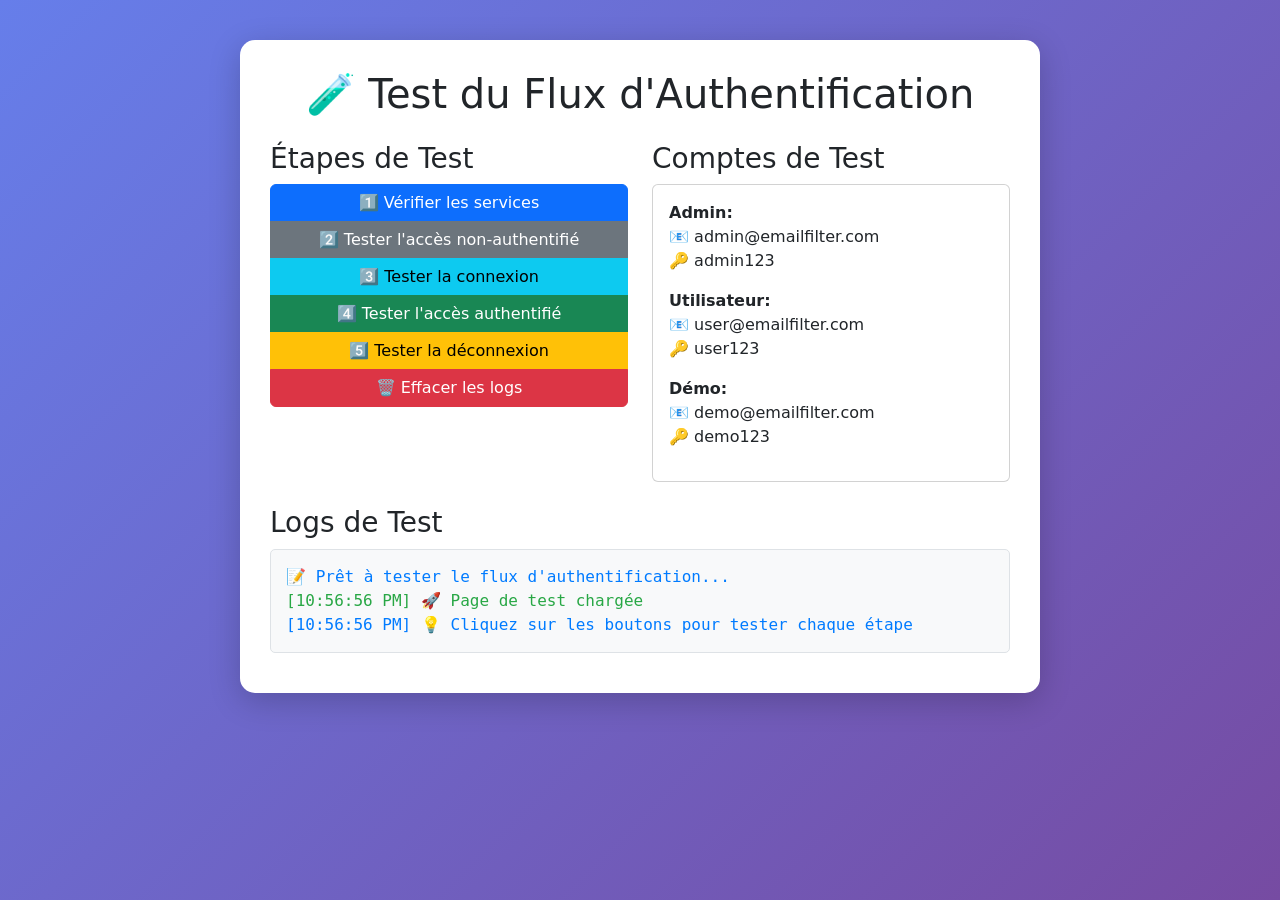
<file: test_auth_flow.html>
<!DOCTYPE html>
<html lang="fr">
<head>
    <meta charset="UTF-8">
    <meta name="viewport" content="width=device-width, initial-scale=1.0">
    <title>Test d'Authentification</title>
    <link href="https://cdn.jsdelivr.net/npm/bootstrap@5.3.2/dist/css/bootstrap.min.css" rel="stylesheet">
    <style>
        body { 
            background: linear-gradient(135deg, #667eea 0%, #764ba2 100%); 
            min-height: 100vh; 
            padding: 20px; 
        }
        .test-container { 
            background: white; 
            border-radius: 15px; 
            padding: 30px; 
            margin: 20px auto; 
            max-width: 800px; 
            box-shadow: 0 8px 32px rgba(0,0,0,0.2); 
        }
        .log { 
            background: #f8f9fa; 
            border: 1px solid #dee2e6; 
            border-radius: 5px; 
            padding: 15px; 
            margin: 10px 0; 
            font-family: monospace; 
            max-height: 300px; 
            overflow-y: auto; 
        }
        .success { color: #28a745; }
        .error { color: #dc3545; }
        .info { color: #007bff; }
    </style>
</head>
<body>
    <div class="test-container">
        <h1 class="text-center mb-4">🧪 Test du Flux d'Authentification</h1>
        
        <div class="row">
            <div class="col-md-6">
                <h3>Étapes de Test</h3>
                <div class="btn-group-vertical w-100" role="group">
                    <button class="btn btn-primary" onclick="testStep1()">1️⃣ Vérifier les services</button>
                    <button class="btn btn-secondary" onclick="testStep2()">2️⃣ Tester l'accès non-authentifié</button>
                    <button class="btn btn-info" onclick="testStep3()">3️⃣ Tester la connexion</button>
                    <button class="btn btn-success" onclick="testStep4()">4️⃣ Tester l'accès authentifié</button>
                    <button class="btn btn-warning" onclick="testStep5()">5️⃣ Tester la déconnexion</button>
                    <button class="btn btn-danger" onclick="clearLogs()">🗑️ Effacer les logs</button>
                </div>
            </div>
            <div class="col-md-6">
                <h3>Comptes de Test</h3>
                <div class="card">
                    <div class="card-body">
                        <p><strong>Admin:</strong><br>
                        📧 admin@emailfilter.com<br>
                        🔑 admin123</p>
                        
                        <p><strong>Utilisateur:</strong><br>
                        📧 user@emailfilter.com<br>
                        🔑 user123</p>
                        
                        <p><strong>Démo:</strong><br>
                        📧 demo@emailfilter.com<br>
                        🔑 demo123</p>
                    </div>
                </div>
            </div>
        </div>
        
        <div class="mt-4">
            <h3>Logs de Test</h3>
            <div id="testLogs" class="log">
                <div class="info">📝 Prêt à tester le flux d'authentification...</div>
            </div>
        </div>
    </div>

    <script>
        function log(message, type = 'info') {
            const logs = document.getElementById('testLogs');
            const timestamp = new Date().toLocaleTimeString();
            const div = document.createElement('div');
            div.className = type;
            div.innerHTML = `[${timestamp}] ${message}`;
            logs.appendChild(div);
            logs.scrollTop = logs.scrollHeight;
        }

        function clearLogs() {
            document.getElementById('testLogs').innerHTML = '<div class="info">📝 Logs effacés...</div>';
        }

        async function testStep1() {
            log('🔍 Vérification des services...', 'info');
            
            try {
                // Test du service web
                const webResponse = await fetch('http://localhost:8080/login.html');
                if (webResponse.ok) {
                    log('✅ Service Web (8080) : OPÉRATIONNEL', 'success');
                } else {
                    log(`❌ Service Web (8080) : ERREUR ${webResponse.status}`, 'error');
                }
                
                // Test du service API
                const apiResponse = await fetch('http://localhost:8000/health');
                if (apiResponse.ok) {
                    const data = await apiResponse.json();
                    log('✅ Service API (8000) : OPÉRATIONNEL', 'success');
                    log(`📊 Statut API : ${data.status}`, 'info');
                } else {
                    log(`❌ Service API (8000) : ERREUR ${apiResponse.status}`, 'error');
                }
            } catch (error) {
                log(`❌ Erreur de connexion : ${error.message}`, 'error');
            }
        }

        async function testStep2() {
            log('🚫 Test d\'accès non-authentifié à index.html...', 'info');
            
            try {
                const response = await fetch('http://localhost:8080/index.html', {
                    redirect: 'manual'
                });
                
                if (response.status === 302) {
                    log('✅ Redirection détectée (302) - Protection active', 'success');
                    const location = response.headers.get('location');
                    if (location) {
                        log(`📍 Redirigé vers : ${location}`, 'info');
                    }
                } else if (response.status === 200) {
                    log('⚠️ Accès autorisé sans authentification - PROBLÈME DE SÉCURITÉ', 'error');
                } else {
                    log(`❓ Statut inattendu : ${response.status}`, 'error');
                }
            } catch (error) {
                log(`❌ Erreur : ${error.message}`, 'error');
            }
        }

        async function testStep3() {
            log('🔐 Test de connexion avec admin@emailfilter.com...', 'info');
            
            // Simuler la connexion en utilisant localStorage comme le fait auth-simple.js
            const userData = {
                id: 'admin@emailfilter.com',
                email: 'admin@emailfilter.com',
                name: 'Administrateur',
                role: 'admin',
                loginTime: new Date().toISOString()
            };
            
            const now = Date.now();
            const sessionData = {
                user: userData,
                created: now,
                expires: now + (30 * 60 * 1000), // 30 minutes
                rememberMe: false
            };
            
            try {
                localStorage.setItem('emailFilter_session', JSON.stringify(sessionData));
                
                // Créer le cookie d'authentification
                const cookieValue = btoa(JSON.stringify({
                    user: userData.email,
                    expires: now + (30 * 60 * 1000)
                }));
                
                document.cookie = `emailFilter_auth=${cookieValue}; path=/; SameSite=Strict`;
                
                log('✅ Session créée dans localStorage', 'success');
                log('✅ Cookie d\'authentification créé', 'success');
                log(`👤 Connecté en tant que : ${userData.name} (${userData.role})`, 'info');
                
            } catch (error) {
                log(`❌ Erreur lors de la création de la session : ${error.message}`, 'error');
            }
        }

        async function testStep4() {
            log('🔓 Test d\'accès authentifié à index.html...', 'info');
            
            try {
                const response = await fetch('http://localhost:8080/index.html');
                
                if (response.ok) {
                    log('✅ Accès autorisé à index.html', 'success');
                    
                    // Vérifier que la page contient le contenu attendu
                    const text = await response.text();
                    if (text.includes('Email Filter ML Dashboard')) {
                        log('✅ Contenu du dashboard détecté', 'success');
                    } else {
                        log('⚠️ Contenu inattendu dans la page', 'error');
                    }
                } else {
                    log(`❌ Accès refusé : ${response.status}`, 'error');
                }
            } catch (error) {
                log(`❌ Erreur : ${error.message}`, 'error');
            }
        }

        async function testStep5() {
            log('🚪 Test de déconnexion...', 'info');
            
            try {
                // Effacer les données d'authentification
                localStorage.removeItem('emailFilter_session');
                localStorage.removeItem('emailFilter_remember');
                
                // Effacer le cookie
                document.cookie = 'emailFilter_auth=; expires=Thu, 01 Jan 1970 00:00:00 UTC; path=/; SameSite=Strict';
                
                log('✅ Session effacée du localStorage', 'success');
                log('✅ Cookie d\'authentification supprimé', 'success');
                
                // Tester l'accès après déconnexion
                const response = await fetch('http://localhost:8080/index.html', {
                    redirect: 'manual'
                });
                
                if (response.status === 302) {
                    log('✅ Redirection après déconnexion - Protection rétablie', 'success');
                } else {
                    log(`⚠️ Statut inattendu après déconnexion : ${response.status}`, 'error');
                }
                
            } catch (error) {
                log(`❌ Erreur lors de la déconnexion : ${error.message}`, 'error');
            }
        }

        // Test automatique au chargement
        window.addEventListener('load', function() {
            log('🚀 Page de test chargée', 'success');
            log('💡 Cliquez sur les boutons pour tester chaque étape', 'info');
        });
    </script>
</body>
</html>
</file>
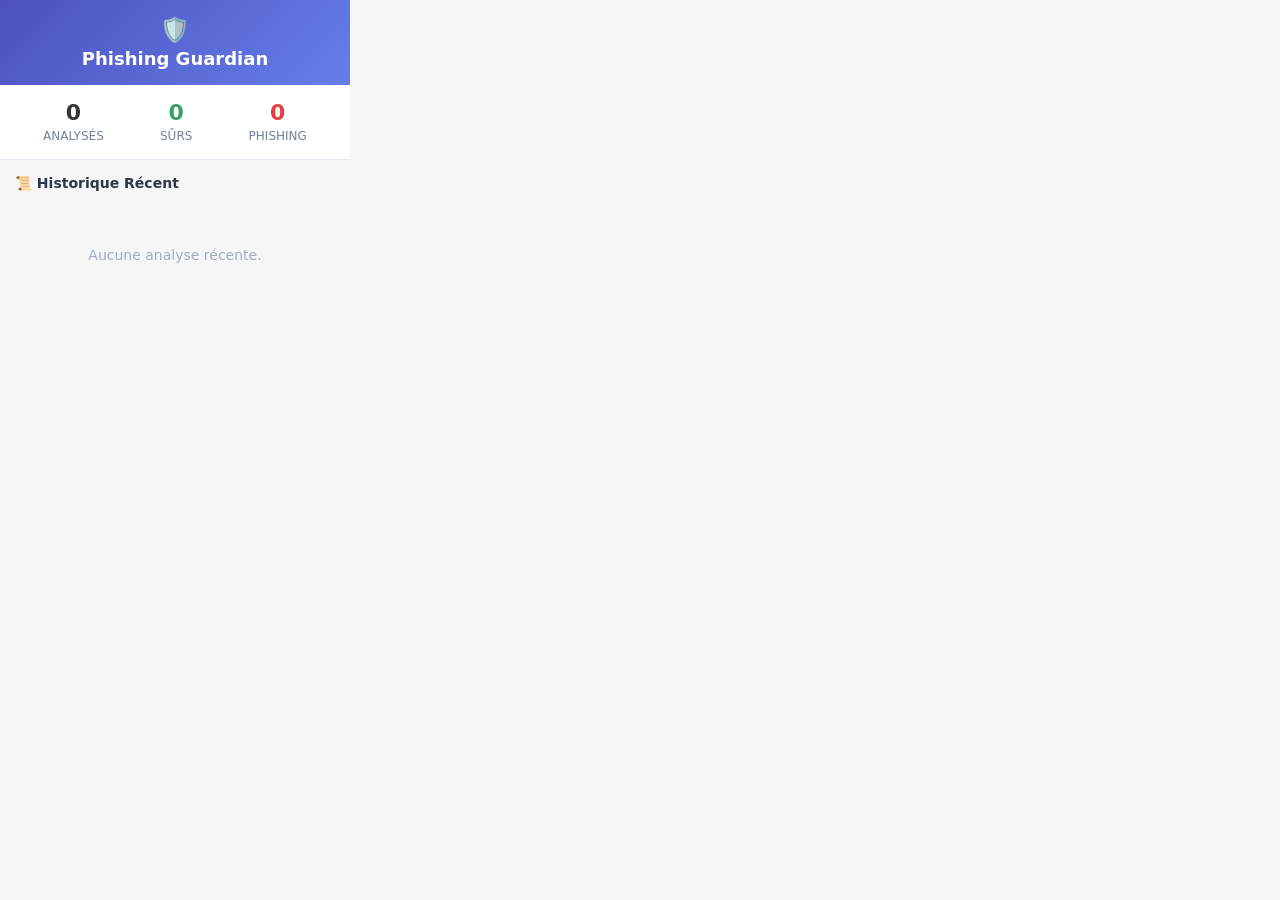
<file: chrome-extension/popup.html>
<!DOCTYPE html>
<html lang="fr">
<head>
    <meta charset="UTF-8">
    <title>Guardian</title>
    <link rel="stylesheet" href="popup.css">
</head>
<body>
    <div class="header">
        <div class="logo">🛡️</div>
        <h1>Phishing Guardian</h1>
    </div>
    <div class="stats">
        <div class="stat-item">
            <div id="total-scanned">0</div>
            <label>Analysés</label>
        </div>
        <div class="stat-item safe">
            <div id="safe-emails">0</div>
            <label>Sûrs</label>
        </div>
        <div class="stat-item phishing">
            <div id="phishing-detected">0</div>
            <label>Phishing</label>
        </div>
    </div>
    <div class="history-container">
        <h3>📜 Historique Récent</h3>
        <div id="history-list">
            <p class="empty-state">Aucune analyse récente.</p>
        </div>
    </div>
    <script src="popup.js"></script>
</body>
</html>
</file>
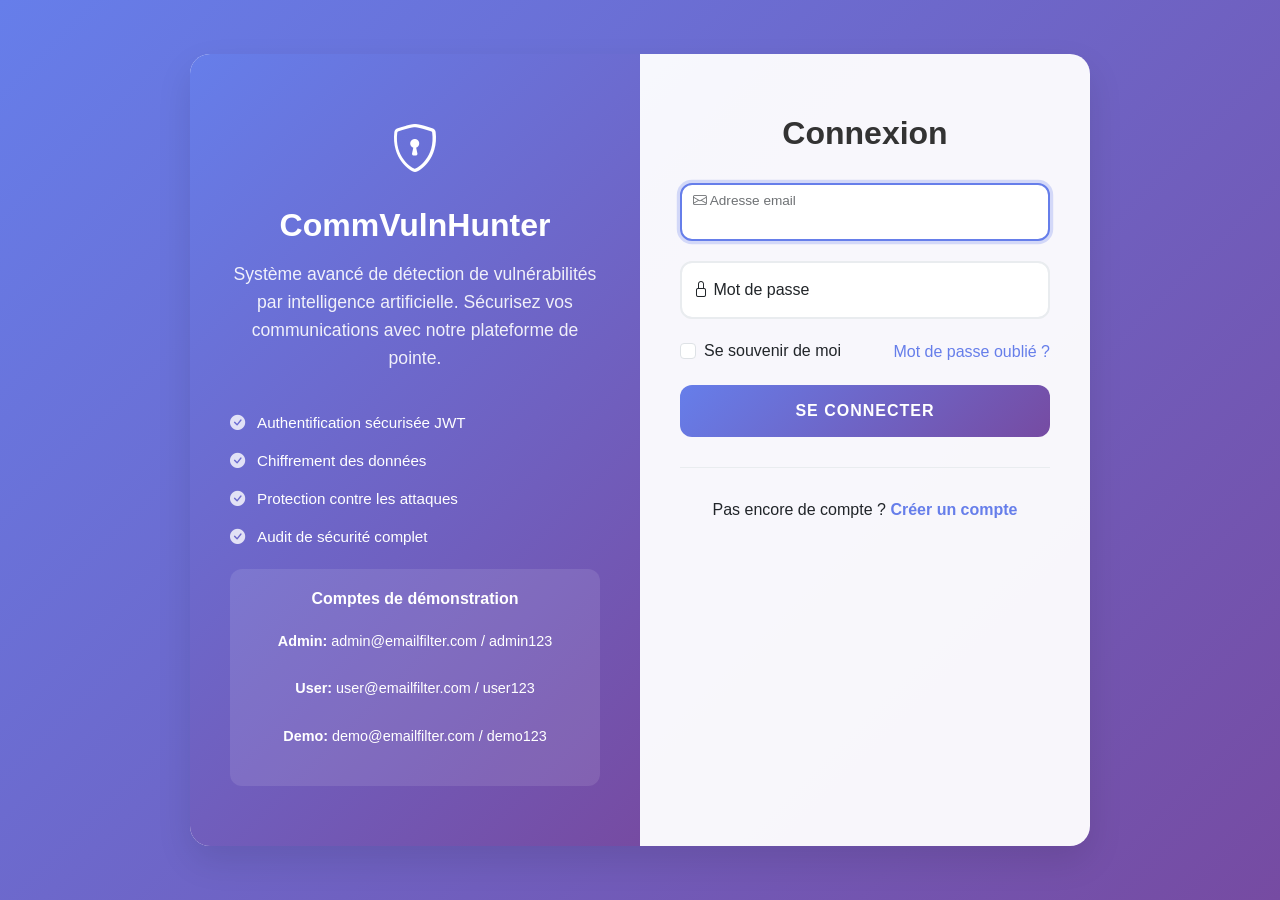
<file: src/pages/new_login.html>
<!DOCTYPE html>
<html lang="fr">
<head>
    <meta charset="UTF-8">
    <meta name="viewport" content="width=device-width, initial-scale=1.0">
    <title>Connexion - CommVulnHunter</title>
    <link href="https://cdn.jsdelivr.net/npm/bootstrap@5.3.2/dist/css/bootstrap.min.css" rel="stylesheet">
    <link rel="stylesheet" href="https://cdn.jsdelivr.net/npm/bootstrap-icons@1.11.3/font/bootstrap-icons.min.css">
    <style>
        body {
            background: linear-gradient(135deg, #667eea 0%, #764ba2 100%);
            min-height: 100vh;
            display: flex;
            align-items: center;
            justify-content: center;
            font-family: 'Segoe UI', Tahoma, Geneva, Verdana, sans-serif;
        }
        
        .login-container {
            background: rgba(255, 255, 255, 0.95);
            border-radius: 20px;
            box-shadow: 0 15px 35px rgba(0, 0, 0, 0.1);
            overflow: hidden;
            max-width: 900px;
            width: 100%;
            margin: 20px;
        }
        
        .login-left {
            background: linear-gradient(135deg, #667eea 0%, #764ba2 100%);
            color: white;
            padding: 60px 40px;
            display: flex;
            flex-direction: column;
            justify-content: center;
            align-items: center;
            text-align: center;
        }
        
        .login-right {
            padding: 60px 40px;
        }
        
        .brand-logo {
            font-size: 3rem;
            margin-bottom: 20px;
        }
        
        .brand-title {
            font-size: 2rem;
            font-weight: 600;
            margin-bottom: 15px;
        }
        
        .brand-subtitle {
            font-size: 1.1rem;
            opacity: 0.9;
            line-height: 1.6;
        }
        
        .login-form {
            max-width: 400px;
            margin: 0 auto;
        }
        
        .form-title {
            font-size: 2rem;
            font-weight: 600;
            color: #333;
            margin-bottom: 30px;
            text-align: center;
        }
        
        .form-floating {
            margin-bottom: 20px;
        }
        
        .form-control {
            border-radius: 12px;
            border: 2px solid #e9ecef;
            padding: 12px 16px;
            transition: all 0.3s ease;
        }
        
        .form-control:focus {
            border-color: #667eea;
            box-shadow: 0 0 0 0.2rem rgba(102, 126, 234, 0.25);
        }
        
        .btn-login {
            background: linear-gradient(135deg, #667eea 0%, #764ba2 100%);
            border: none;
            border-radius: 12px;
            padding: 14px 28px;
            font-weight: 600;
            text-transform: uppercase;
            letter-spacing: 1px;
            transition: all 0.3s ease;
            width: 100%;
        }
        
        .btn-login:hover {
            transform: translateY(-2px);
            box-shadow: 0 8px 25px rgba(102, 126, 234, 0.3);
        }
        
        .btn-login:disabled {
            opacity: 0.6;
            transform: none;
            cursor: not-allowed;
        }
        
        .remember-me {
            display: flex;
            align-items: center;
            justify-content: space-between;
            margin: 20px 0;
        }
        
        .form-check-input {
            border-radius: 6px;
        }
        
        .forgot-password {
            color: #667eea;
            text-decoration: none;
            font-weight: 500;
            transition: color 0.3s ease;
        }
        
        .forgot-password:hover {
            color: #764ba2;
            text-decoration: underline;
        }
        
        .register-link {
            text-align: center;
            margin-top: 30px;
            padding-top: 30px;
            border-top: 1px solid #e9ecef;
        }
        
        .register-link a {
            color: #667eea;
            text-decoration: none;
            font-weight: 600;
        }
        
        .register-link a:hover {
            color: #764ba2;
            text-decoration: underline;
        }
        
        .alert {
            border-radius: 12px;
            margin-bottom: 20px;
        }
        
        .loading-spinner {
            display: none;
            margin-right: 8px;
        }
        
        .password-strength {
            margin-top: 5px;
            font-size: 0.875rem;
        }
        
        .security-features {
            margin-top: 40px;
        }
        
        .security-item {
            display: flex;
            align-items: center;
            margin-bottom: 15px;
            font-size: 0.95rem;
        }
        
        .security-item i {
            margin-right: 12px;
            color: rgba(255, 255, 255, 0.8);
        }
        
        @media (max-width: 768px) {
            .login-left {
                display: none;
            }
            
            .login-right {
                padding: 40px 20px;
            }
        }
        
        .demo-accounts {
            background: rgba(255, 255, 255, 0.1);
            border-radius: 12px;
            padding: 20px;
            margin-top: 20px;
        }
        
        .demo-accounts h6 {
            margin-bottom: 15px;
            font-weight: 600;
        }
        
        .demo-account {
            margin-bottom: 10px;
            font-size: 0.9rem;
            cursor: pointer;
            padding: 8px;
            border-radius: 6px;
            transition: background-color 0.3s ease;
        }
        
        .demo-account:hover {
            background: rgba(255, 255, 255, 0.1);
        }
    </style>
</head>
<body>
    <div class="login-container">
        <div class="row g-0 h-100">
            <!-- Left side - Branding -->
            <div class="col-lg-6 login-left">
                <div>
                    <div class="brand-logo">
                        <i class="bi bi-shield-lock"></i>
                    </div>
                    <h1 class="brand-title">CommVulnHunter</h1>
                    <p class="brand-subtitle">
                        Système avancé de détection de vulnérabilités par intelligence artificielle.
                        Sécurisez vos communications avec notre plateforme de pointe.
                    </p>
                    
                    <div class="security-features">
                        <div class="security-item">
                            <i class="bi bi-check-circle-fill"></i>
                            <span>Authentification sécurisée JWT</span>
                        </div>
                        <div class="security-item">
                            <i class="bi bi-check-circle-fill"></i>
                            <span>Chiffrement des données</span>
                        </div>
                        <div class="security-item">
                            <i class="bi bi-check-circle-fill"></i>
                            <span>Protection contre les attaques</span>
                        </div>
                        <div class="security-item">
                            <i class="bi bi-check-circle-fill"></i>
                            <span>Audit de sécurité complet</span>
                        </div>
                    </div>
                    
                    <div class="demo-accounts">
                        <h6>Comptes de démonstration</h6>
                        <div class="demo-account" onclick="fillDemoCredentials('admin@emailfilter.com', 'admin123')">
                            <strong>Admin:</strong> admin@emailfilter.com / admin123
                        </div>
                        <div class="demo-account" onclick="fillDemoCredentials('user@emailfilter.com', 'user123')">
                            <strong>User:</strong> user@emailfilter.com / user123
                        </div>
                        <div class="demo-account" onclick="fillDemoCredentials('demo@emailfilter.com', 'demo123')">
                            <strong>Demo:</strong> demo@emailfilter.com / demo123
                        </div>
                    </div>
                </div>
            </div>
            
            <!-- Right side - Login form -->
            <div class="col-lg-6 login-right">
                <div class="login-form">
                    <h2 class="form-title">Connexion</h2>
                    
                    <!-- Alert messages -->
                    <div id="alertContainer"></div>
                    
                    <form id="loginForm">
                        <div class="form-floating">
                            <input type="email" class="form-control" id="email" placeholder="nom@exemple.com" required>
                            <label for="email">
                                <i class="bi bi-envelope"></i> Adresse email
                            </label>
                        </div>
                        
                        <div class="form-floating">
                            <input type="password" class="form-control" id="password" placeholder="Mot de passe" required>
                            <label for="password">
                                <i class="bi bi-lock"></i> Mot de passe
                            </label>
                        </div>
                        
                        <div class="remember-me">
                            <div class="form-check">
                                <input class="form-check-input" type="checkbox" id="rememberMe">
                                <label class="form-check-label" for="rememberMe">
                                    Se souvenir de moi
                                </label>
                            </div>
                            <a href="#" class="forgot-password" onclick="showForgotPassword()">
                                Mot de passe oublié ?
                            </a>
                        </div>
                        
                        <button type="submit" class="btn btn-primary btn-login" id="loginBtn">
                            <span class="loading-spinner spinner-border spinner-border-sm" role="status" aria-hidden="true"></span>
                            Se connecter
                        </button>
                    </form>
                    
                    <div class="register-link">
                        <p>Pas encore de compte ? <a href="new_register.html">Créer un compte</a></p>
                    </div>
                </div>
            </div>
        </div>
    </div>

    <!-- Bootstrap JS -->
    <script src="https://cdn.jsdelivr.net/npm/bootstrap@5.3.2/dist/js/bootstrap.bundle.min.js"></script>
    
    <script>
        // Configuration
        const API_BASE_URL = '/auth';  // Utilise le proxy nginx
        const APP_BASE_URL = window.location.origin;
        
        // DOM elements
        const loginForm = document.getElementById('loginForm');
        const loginBtn = document.getElementById('loginBtn');
        const loadingSpinner = document.querySelector('.loading-spinner');
        const alertContainer = document.getElementById('alertContainer');
        
        // Utility functions
        function showAlert(message, type = 'danger') {
            alertContainer.innerHTML = `
                <div class="alert alert-${type} alert-dismissible fade show" role="alert">
                    <i class="bi bi-${type === 'success' ? 'check-circle' : 'exclamation-triangle'}"></i>
                    ${message}
                    <button type="button" class="btn-close" data-bs-dismiss="alert"></button>
                </div>
            `;
        }
        
        function setLoading(isLoading) {
            loginBtn.disabled = isLoading;
            loadingSpinner.style.display = isLoading ? 'inline-block' : 'none';
            loginBtn.innerHTML = isLoading ? 
                '<span class="loading-spinner spinner-border spinner-border-sm" role="status" aria-hidden="true"></span> Connexion...' :
                'Se connecter';
        }
        
        function fillDemoCredentials(email, password) {
            document.getElementById('email').value = email;
            document.getElementById('password').value = password;
        }
        
        function storeTokens(tokenData) {
            // Store tokens securely
            localStorage.setItem('access_token', tokenData.access_token);
            localStorage.setItem('refresh_token', tokenData.refresh_token);
            localStorage.setItem('user_data', JSON.stringify(tokenData.user));
            
            // Set token expiry
            const expiryTime = Date.now() + (tokenData.expires_in * 1000);
            localStorage.setItem('token_expiry', expiryTime.toString());
        }
        
        async function login(email, password, rememberMe) {
            try {
                const response = await fetch(`${API_BASE_URL}/login`, {
                    method: 'POST',
                    headers: {
                        'Content-Type': 'application/json',
                    },
                    body: JSON.stringify({
                        email: email,
                        password: password,
                        remember_me: rememberMe
                    })
                });
                
                const data = await response.json();
                
                if (!response.ok) {
                    throw new Error(data.detail || 'Erreur de connexion');
                }
                
                return data;
            } catch (error) {
                console.error('Login error:', error);
                throw error;
            }
        }
        
        // Form submission
        loginForm.addEventListener('submit', async (e) => {
            e.preventDefault();
            
            const email = document.getElementById('email').value.trim();
            const password = document.getElementById('password').value;
            const rememberMe = document.getElementById('rememberMe').checked;
            
            // Basic validation
            if (!email || !password) {
                showAlert('Veuillez remplir tous les champs obligatoires.');
                return;
            }
            
            setLoading(true);
            alertContainer.innerHTML = '';
            
            try {
                const tokenData = await login(email, password, rememberMe);
                
                // Store authentication data
                storeTokens(tokenData);
                
                showAlert(`Connexion réussie ! Mise à jour de vos emails en cours...`, 'success');
                
                // Déclencher la mise à jour des emails en arrière-plan
                try {
                    // Récupérer le Google App Password depuis la base (sera fait par le serveur auth automatiquement)
                    showAlert(`Connexion réussie ! Vos emails sont en cours de mise à jour.`, 'success');
                } catch (e) {
                    console.log('Mise à jour emails en arrière-plan:', e);
                }
                
                // Redirect after short delay
                setTimeout(() => {
                    window.location.href = 'index.html';
                }, 2000);
                
            } catch (error) {
                console.error('Login failed:', error);
                
                let errorMessage = 'Erreur de connexion. Veuillez réessayer.';
                
                if (error.message.includes('Invalid email or password')) {
                    errorMessage = 'Email ou mot de passe incorrect.';
                } else if (error.message.includes('account is inactive')) {
                    errorMessage = 'Votre compte est désactivé. Contactez l\'administrateur.';
                } else if (error.message.includes('Too many requests')) {
                    errorMessage = 'Trop de tentatives de connexion. Veuillez patienter.';
                } else if (error.message) {
                    errorMessage = error.message;
                }
                
                showAlert(errorMessage);
            } finally {
                setLoading(false);
            }
        });
        
        // Forgot password functionality
        function showForgotPassword() {
            const email = document.getElementById('email').value.trim();
            
            if (!email) {
                showAlert('Veuillez d\'abord saisir votre adresse email.', 'warning');
                return;
            }
            
            if (confirm(`Envoyer un lien de réinitialisation à ${email} ?`)) {
                forgotPassword(email);
            }
        }
        
        async function forgotPassword(email) {
            try {
                setLoading(true);
                
                const response = await fetch(`${API_BASE_URL}/auth/forgot-password`, {
                    method: 'POST',
                    headers: {
                        'Content-Type': 'application/json',
                    },
                    body: JSON.stringify({ email: email })
                });
                
                const data = await response.json();
                
                if (response.ok) {
                    showAlert('Un lien de réinitialisation a été envoyé à votre adresse email.', 'success');
                    // In development, show the reset token
                    if (data.reset_token) {
                        console.log('Reset token (dev only):', data.reset_token);
                    }
                } else {
                    throw new Error(data.detail || 'Erreur lors de la demande de réinitialisation');
                }
                
            } catch (error) {
                console.error('Forgot password error:', error);
                showAlert('Erreur lors de la demande de réinitialisation.');
            } finally {
                setLoading(false);
            }
        }
        
        // Check if user is already logged in
        async function checkExistingAuth() {
            const accessToken = localStorage.getItem('access_token');
            const tokenExpiry = localStorage.getItem('token_expiry');
            const userData = localStorage.getItem('user_data');
            
            if (accessToken && tokenExpiry && userData) {
                const now = Date.now();
                const expiry = parseInt(tokenExpiry);
                
                if (now < expiry) {
                    // Verify token is actually valid by calling the auth API
                    try {
                        const response = await fetch('/auth/verify', {
                            method: 'GET',
                            headers: {
                                'Authorization': `Bearer ${accessToken}`,
                                'Content-Type': 'application/json'
                            }
                        });
                        
                        if (response.ok) {
                            // Token is valid, redirect to application
                            window.location.href = 'index.html';
                            return;
                        }
                    } catch (error) {
                        console.log('Token verification failed:', error);
                    }
                }
            }
            
            // Clear invalid or expired tokens
            localStorage.removeItem('access_token');
            localStorage.removeItem('refresh_token');
            localStorage.removeItem('user_data');
            localStorage.removeItem('token_expiry');
        }
        
        // Initialize page
        document.addEventListener('DOMContentLoaded', () => {
            // Clear any corrupted auth data first (temporary debug)
            console.log('Checking localStorage...');
            console.log('access_token:', localStorage.getItem('access_token'));
            console.log('token_expiry:', localStorage.getItem('token_expiry'));
            console.log('user_data:', localStorage.getItem('user_data'));
            
            checkExistingAuth();
            
            // Focus on email field
            document.getElementById('email').focus();
        });
        
        // Add keyboard shortcuts
        document.addEventListener('keydown', (e) => {
            // Alt + D for demo admin
            if (e.altKey && e.key === 'd') {
                e.preventDefault();
                fillDemoCredentials('admin@emailfilter.com', 'admin123');
            }
            // Alt + U for demo user
            if (e.altKey && e.key === 'u') {
                e.preventDefault();
                fillDemoCredentials('user@emailfilter.com', 'user123');
            }
        });
    </script>
</body>
</html>
</file>
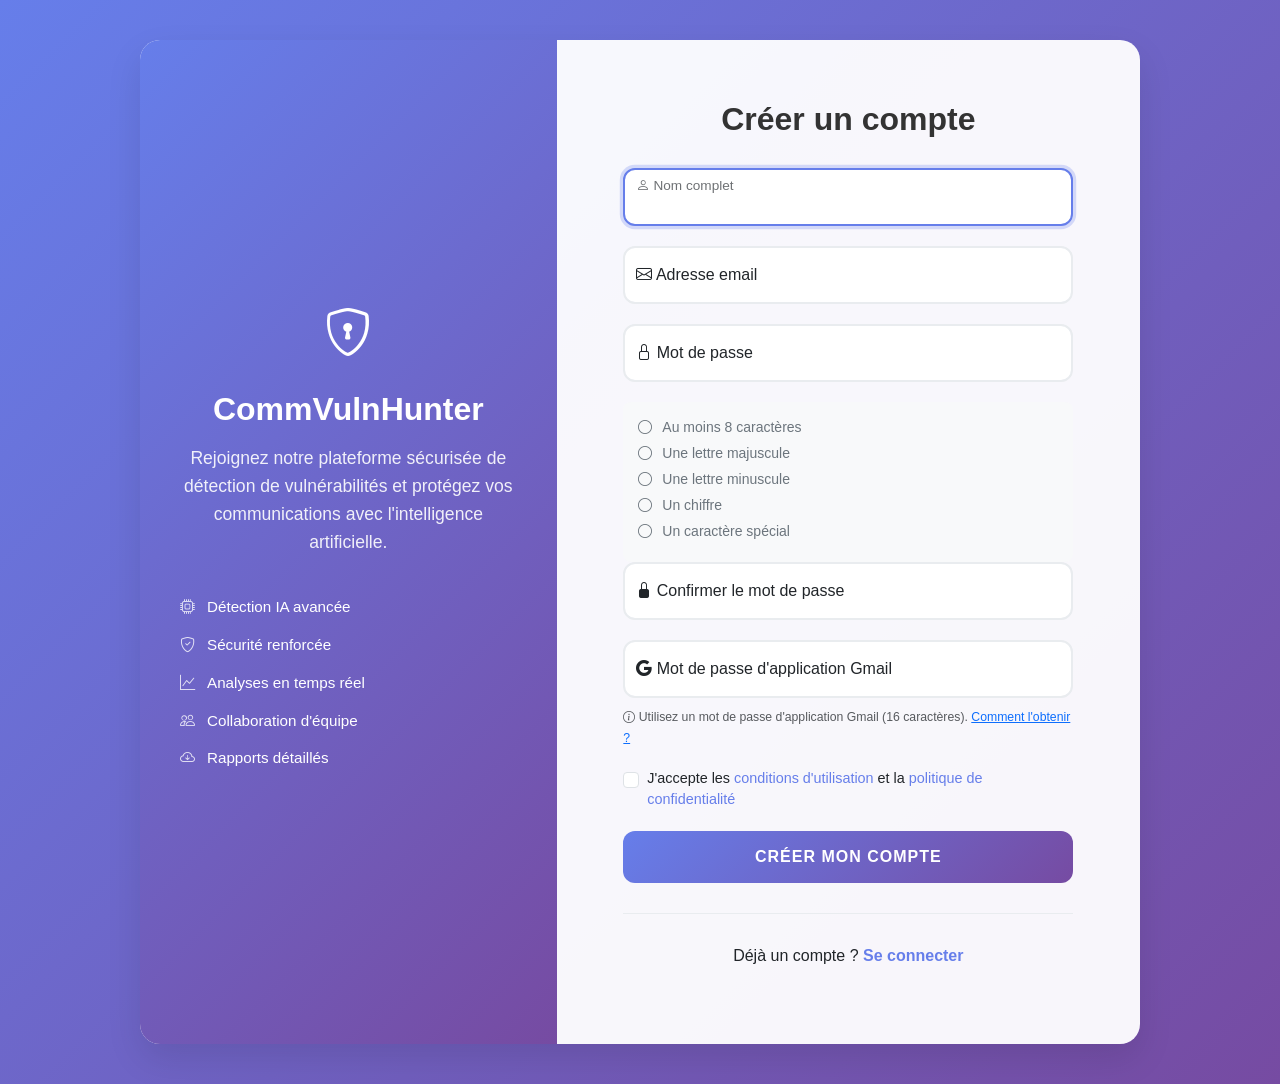
<file: src/pages/new_register.html>
<!DOCTYPE html>
<html lang="fr">
<head>
    <meta charset="UTF-8">
    <meta name="viewport" content="width=device-width, initial-scale=1.0">
    <title>Inscription - CommVulnHunter</title>
    <link href="https://cdn.jsdelivr.net/npm/bootstrap@5.3.2/dist/css/bootstrap.min.css" rel="stylesheet">
    <link rel="stylesheet" href="https://cdn.jsdelivr.net/npm/bootstrap-icons@1.11.3/font/bootstrap-icons.min.css">
    <style>
        body {
            background: linear-gradient(135deg, #667eea 0%, #764ba2 100%);
            min-height: 100vh;
            display: flex;
            align-items: center;
            justify-content: center;
            font-family: 'Segoe UI', Tahoma, Geneva, Verdana, sans-serif;
            padding: 20px 0;
        }
        
        .register-container {
            background: rgba(255, 255, 255, 0.95);
            border-radius: 20px;
            box-shadow: 0 15px 35px rgba(0, 0, 0, 0.1);
            overflow: hidden;
            max-width: 1000px;
            width: 100%;
            margin: 20px;
        }
        
        .register-left {
            background: linear-gradient(135deg, #667eea 0%, #764ba2 100%);
            color: white;
            padding: 60px 40px;
            display: flex;
            flex-direction: column;
            justify-content: center;
            align-items: center;
            text-align: center;
        }
        
        .register-right {
            padding: 60px 40px;
        }
        
        .brand-logo {
            font-size: 3rem;
            margin-bottom: 20px;
        }
        
        .brand-title {
            font-size: 2rem;
            font-weight: 600;
            margin-bottom: 15px;
        }
        
        .brand-subtitle {
            font-size: 1.1rem;
            opacity: 0.9;
            line-height: 1.6;
        }
        
        .register-form {
            max-width: 450px;
            margin: 0 auto;
        }
        
        .form-title {
            font-size: 2rem;
            font-weight: 600;
            color: #333;
            margin-bottom: 30px;
            text-align: center;
        }
        
        .form-floating {
            margin-bottom: 20px;
        }
        
        .form-control {
            border-radius: 12px;
            border: 2px solid #e9ecef;
            padding: 12px 16px;
            transition: all 0.3s ease;
        }
        
        .form-control:focus {
            border-color: #667eea;
            box-shadow: 0 0 0 0.2rem rgba(102, 126, 234, 0.25);
        }
        
        .form-control.is-valid {
            border-color: #28a745;
        }
        
        .form-control.is-invalid {
            border-color: #dc3545;
        }
        
        .btn-register {
            background: linear-gradient(135deg, #667eea 0%, #764ba2 100%);
            border: none;
            border-radius: 12px;
            padding: 14px 28px;
            font-weight: 600;
            text-transform: uppercase;
            letter-spacing: 1px;
            transition: all 0.3s ease;
            width: 100%;
        }
        
        .btn-register:hover {
            transform: translateY(-2px);
            box-shadow: 0 8px 25px rgba(102, 126, 234, 0.3);
        }
        
        .btn-register:disabled {
            opacity: 0.6;
            transform: none;
            cursor: not-allowed;
        }
        
        .password-strength {
            margin-top: 8px;
            padding: 10px;
            border-radius: 8px;
            font-size: 0.875rem;
            display: none;
        }
        
        .password-strength.show {
            display: block;
        }
        
        .strength-weak {
            background-color: #f8d7da;
            color: #721c24;
            border: 1px solid #f5c6cb;
        }
        
        .strength-medium {
            background-color: #fff3cd;
            color: #856404;
            border: 1px solid #ffeaa7;
        }
        
        .strength-strong {
            background-color: #d1e7dd;
            color: #0f5132;
            border: 1px solid #badbcc;
        }
        
        .password-requirements {
            background: #f8f9fa;
            border-radius: 8px;
            padding: 15px;
            margin-top: 10px;
            font-size: 0.875rem;
        }
        
        .requirement {
            display: flex;
            align-items: center;
            margin-bottom: 5px;
        }
        
        .requirement i {
            margin-right: 8px;
            width: 16px;
        }
        
        .requirement.met {
            color: #28a745;
        }
        
        .requirement.unmet {
            color: #6c757d;
        }
        
        .alert {
            border-radius: 12px;
            margin-bottom: 20px;
        }
        
        .loading-spinner {
            display: none;
            margin-right: 8px;
        }
        
        .login-link {
            text-align: center;
            margin-top: 30px;
            padding-top: 30px;
            border-top: 1px solid #e9ecef;
        }
        
        .login-link a {
            color: #667eea;
            text-decoration: none;
            font-weight: 600;
        }
        
        .login-link a:hover {
            color: #764ba2;
            text-decoration: underline;
        }
        
        .features-list {
            margin-top: 40px;
        }
        
        .feature-item {
            display: flex;
            align-items: center;
            margin-bottom: 15px;
            font-size: 0.95rem;
        }
        
        .feature-item i {
            margin-right: 12px;
            color: rgba(255, 255, 255, 0.8);
        }
        
        @media (max-width: 768px) {
            .register-left {
                display: none;
            }
            
            .register-right {
                padding: 40px 20px;
            }
        }
        
        .terms-checkbox {
            margin: 20px 0;
        }
        
        .terms-checkbox .form-check-label {
            font-size: 0.9rem;
            line-height: 1.4;
        }
        
        .terms-checkbox a {
            color: #667eea;
            text-decoration: none;
        }
        
        .terms-checkbox a:hover {
            text-decoration: underline;
        }
    </style>
</head>
<body>
    <div class="register-container">
        <div class="row g-0 h-100">
            <!-- Left side - Branding -->
            <div class="col-lg-5 register-left">
                <div>
                    <div class="brand-logo">
                        <i class="bi bi-shield-lock"></i>
                    </div>
                    <h1 class="brand-title">CommVulnHunter</h1>
                    <p class="brand-subtitle">
                        Rejoignez notre plateforme sécurisée de détection de vulnérabilités 
                        et protégez vos communications avec l'intelligence artificielle.
                    </p>
                    
                    <div class="features-list">
                        <div class="feature-item">
                            <i class="bi bi-cpu"></i>
                            <span>Détection IA avancée</span>
                        </div>
                        <div class="feature-item">
                            <i class="bi bi-shield-check"></i>
                            <span>Sécurité renforcée</span>
                        </div>
                        <div class="feature-item">
                            <i class="bi bi-graph-up"></i>
                            <span>Analyses en temps réel</span>
                        </div>
                        <div class="feature-item">
                            <i class="bi bi-people"></i>
                            <span>Collaboration d'équipe</span>
                        </div>
                        <div class="feature-item">
                            <i class="bi bi-cloud-arrow-down"></i>
                            <span>Rapports détaillés</span>
                        </div>
                    </div>
                </div>
            </div>
            
            <!-- Right side - Registration form -->
            <div class="col-lg-7 register-right">
                <div class="register-form">
                    <h2 class="form-title">Créer un compte</h2>
                    
                    <!-- Alert messages -->
                    <div id="alertContainer"></div>
                    
                    <form id="registerForm">
                        <div class="row">
                            <div class="col-md-12">
                                <div class="form-floating">
                                    <input type="text" class="form-control" id="name" placeholder="Nom complet" required>
                                    <label for="name">
                                        <i class="bi bi-person"></i> Nom complet
                                    </label>
                                </div>
                            </div>
                        </div>
                        
                        <div class="form-floating">
                            <input type="email" class="form-control" id="email" placeholder="nom@exemple.com" required>
                            <label for="email">
                                <i class="bi bi-envelope"></i> Adresse email
                            </label>
                            <div class="invalid-feedback" id="emailFeedback"></div>
                        </div>
                        
                        <div class="form-floating">
                            <input type="password" class="form-control" id="password" placeholder="Mot de passe" required>
                            <label for="password">
                                <i class="bi bi-lock"></i> Mot de passe
                            </label>
                            <div class="password-strength" id="passwordStrength">
                                <div id="strengthText"></div>
                                <div class="progress mt-2" style="height: 5px;">
                                    <div class="progress-bar" id="strengthBar" role="progressbar" style="width: 0%"></div>
                                </div>
                            </div>
                        </div>
                        
                        <div class="password-requirements">
                            <div class="requirement unmet" id="req-length">
                                <i class="bi bi-circle"></i>
                                <span>Au moins 8 caractères</span>
                            </div>
                            <div class="requirement unmet" id="req-upper">
                                <i class="bi bi-circle"></i>
                                <span>Une lettre majuscule</span>
                            </div>
                            <div class="requirement unmet" id="req-lower">
                                <i class="bi bi-circle"></i>
                                <span>Une lettre minuscule</span>
                            </div>
                            <div class="requirement unmet" id="req-number">
                                <i class="bi bi-circle"></i>
                                <span>Un chiffre</span>
                            </div>
                            <div class="requirement unmet" id="req-special">
                                <i class="bi bi-circle"></i>
                                <span>Un caractère spécial</span>
                            </div>
                        </div>
                        
                        <div class="form-floating">
                            <input type="password" class="form-control" id="confirmPassword" placeholder="Confirmer le mot de passe" required>
                            <label for="confirmPassword">
                                <i class="bi bi-lock-fill"></i> Confirmer le mot de passe
                            </label>
                            <div class="invalid-feedback" id="confirmPasswordFeedback"></div>
                        </div>
                        
                        <div class="form-floating">
                            <input type="password" class="form-control" id="googleAppPassword" placeholder="Mot de passe d'application Gmail" required>
                            <label for="googleAppPassword">
                                <i class="bi bi-google"></i> Mot de passe d'application Gmail
                            </label>
                            <div class="invalid-feedback" id="googleAppPasswordFeedback"></div>
                            <div class="form-text mt-2">
                                <small class="text-muted">
                                    <i class="bi bi-info-circle"></i> 
                                    Utilisez un mot de passe d'application Gmail (16 caractères). 
                                    <a href="#" onclick="showGoogleAppPasswordHelp()">Comment l'obtenir ?</a>
                                </small>
                            </div>
                        </div>
                        
                        <div class="terms-checkbox">
                            <div class="form-check">
                                <input class="form-check-input" type="checkbox" id="agreeTerms" required>
                                <label class="form-check-label" for="agreeTerms">
                                    J'accepte les <a href="#" onclick="showTerms()">conditions d'utilisation</a> 
                                    et la <a href="#" onclick="showPrivacy()">politique de confidentialité</a>
                                </label>
                            </div>
                        </div>
                        
                        <button type="submit" class="btn btn-primary btn-register" id="registerBtn">
                            <span class="loading-spinner spinner-border spinner-border-sm" role="status" aria-hidden="true"></span>
                            Créer mon compte
                        </button>
                    </form>
                    
                    <div class="login-link">
                        <p>Déjà un compte ? <a href="new_login.html">Se connecter</a></p>
                    </div>
                </div>
            </div>
        </div>
    </div>

    <!-- Bootstrap JS -->
    <script src="https://cdn.jsdelivr.net/npm/bootstrap@5.3.2/dist/js/bootstrap.bundle.min.js"></script>
    
    <script>
        // Configuration
        const API_BASE_URL = '/auth';  // Utilise le proxy nginx
        
        // DOM elements
        const registerForm = document.getElementById('registerForm');
        const registerBtn = document.getElementById('registerBtn');
        const loadingSpinner = document.querySelector('.loading-spinner');
        const alertContainer = document.getElementById('alertContainer');
        const passwordInput = document.getElementById('password');
        const confirmPasswordInput = document.getElementById('confirmPassword');
        const passwordStrength = document.getElementById('passwordStrength');
        const strengthText = document.getElementById('strengthText');
        const strengthBar = document.getElementById('strengthBar');
        
        // Utility functions
        function showAlert(message, type = 'danger') {
            alertContainer.innerHTML = `
                <div class="alert alert-${type} alert-dismissible fade show" role="alert">
                    <i class="bi bi-${type === 'success' ? 'check-circle' : 'exclamation-triangle'}"></i>
                    ${message}
                    <button type="button" class="btn-close" data-bs-dismiss="alert"></button>
                </div>
            `;
        }
        
        function setLoading(isLoading) {
            registerBtn.disabled = isLoading;
            loadingSpinner.style.display = isLoading ? 'inline-block' : 'none';
            registerBtn.innerHTML = isLoading ? 
                '<span class="loading-spinner spinner-border spinner-border-sm" role="status" aria-hidden="true"></span> Création du compte...' :
                'Créer mon compte';
        }
        
        function validateEmail(email) {
            const emailRegex = /^[^\s@]+@[^\s@]+\.[^\s@]+$/;
            return emailRegex.test(email);
        }
        
        function checkPasswordStrength(password) {
            let score = 0;
            let feedback = [];
            
            // Check length
            const hasLength = password.length >= 8;
            updateRequirement('req-length', hasLength);
            if (hasLength) score += 20;
            
            // Check uppercase
            const hasUpper = /[A-Z]/.test(password);
            updateRequirement('req-upper', hasUpper);
            if (hasUpper) score += 20;
            
            // Check lowercase
            const hasLower = /[a-z]/.test(password);
            updateRequirement('req-lower', hasLower);
            if (hasLower) score += 20;
            
            // Check numbers
            const hasNumber = /\d/.test(password);
            updateRequirement('req-number', hasNumber);
            if (hasNumber) score += 20;
            
            // Check special characters
            const hasSpecial = /[!@#$%^&*()_+\-=\[\]{};':"\\|,.<>\/?]/.test(password);
            updateRequirement('req-special', hasSpecial);
            if (hasSpecial) score += 20;
            
            // Update strength display
            updatePasswordStrengthDisplay(score);
            
            return {
                score: score,
                isValid: score >= 100,
                hasLength,
                hasUpper,
                hasLower,
                hasNumber,
                hasSpecial
            };
        }
        
        function updateRequirement(id, met) {
            const element = document.getElementById(id);
            const icon = element.querySelector('i');
            
            if (met) {
                element.classList.remove('unmet');
                element.classList.add('met');
                icon.className = 'bi bi-check-circle-fill';
            } else {
                element.classList.remove('met');
                element.classList.add('unmet');
                icon.className = 'bi bi-circle';
            }
        }
        
        function updatePasswordStrengthDisplay(score) {
            passwordStrength.classList.add('show');
            
            let strengthClass, strengthLabel, barColor;
            
            if (score < 60) {
                strengthClass = 'strength-weak';
                strengthLabel = 'Faible';
                barColor = '#dc3545';
            } else if (score < 100) {
                strengthClass = 'strength-medium';
                strengthLabel = 'Moyen';
                barColor = '#ffc107';
            } else {
                strengthClass = 'strength-strong';
                strengthLabel = 'Fort';
                barColor = '#28a745';
            }
            
            passwordStrength.className = `password-strength show ${strengthClass}`;
            strengthText.textContent = `Force du mot de passe: ${strengthLabel}`;
            strengthBar.style.width = `${score}%`;
            strengthBar.style.backgroundColor = barColor;
        }
        
        function validatePasswordMatch() {
            const password = passwordInput.value;
            const confirmPassword = confirmPasswordInput.value;
            
            if (confirmPassword && password !== confirmPassword) {
                confirmPasswordInput.classList.add('is-invalid');
                document.getElementById('confirmPasswordFeedback').textContent = 'Les mots de passe ne correspondent pas';
                return false;
            } else if (confirmPassword) {
                confirmPasswordInput.classList.remove('is-invalid');
                confirmPasswordInput.classList.add('is-valid');
                return true;
            }
            return true;
        }
        
        async function validateGmailCredentials() {
            const email = document.getElementById('email').value.trim();
            const googleAppPassword = document.getElementById('googleAppPassword').value.trim();
            const googleAppPasswordField = document.getElementById('googleAppPassword');
            const feedback = document.getElementById('googleAppPasswordFeedback');
            
            if (!email || !googleAppPassword) {
                return false; // Must have both fields filled
            }
            
            if (googleAppPassword.length !== 16) {
                googleAppPasswordField.classList.add('is-invalid');
                feedback.textContent = 'Le mot de passe d\'application Gmail doit contenir exactement 16 caractères';
                feedback.style.color = '#dc3545';
                return false;
            }
            
            try {
                // Show validation in progress
                googleAppPasswordField.classList.remove('is-invalid', 'is-valid');
                feedback.textContent = 'Validation des identifiants Gmail en cours...';
                feedback.style.color = '#6c757d';
                
                // Call validation API
                const response = await fetch(`${API_BASE_URL}/validate-gmail`, {
                    method: 'POST',
                    headers: {
                        'Content-Type': 'application/json',
                    },
                    body: JSON.stringify({
                        email: email,
                        password: googleAppPassword
                    })
                });
                
                const result = await response.json();
                
                if (response.ok && result.valid) {
                    googleAppPasswordField.classList.remove('is-invalid');
                    googleAppPasswordField.classList.add('is-valid');
                    feedback.textContent = 'Identifiants Gmail validés avec succès';
                    feedback.style.color = '#28a745';
                    return true;
                } else {
                    googleAppPasswordField.classList.add('is-invalid');
                    feedback.textContent = result.message || 'Identifiants Gmail invalides. Vérifiez votre email et mot de passe d\'application.';
                    feedback.style.color = '#dc3545';
                    return false;
                }
            } catch (error) {
                console.error('Gmail validation error:', error);
                googleAppPasswordField.classList.add('is-invalid');
                feedback.textContent = 'Impossible de valider les identifiants Gmail. Vérifiez votre connexion et réessayez.';
                feedback.style.color = '#dc3545';
                return false;
            }
        }
        
        async function register(userData) {
            try {
                const response = await fetch(`${API_BASE_URL}/register`, {
                    method: 'POST',
                    headers: {
                        'Content-Type': 'application/json',
                    },
                    body: JSON.stringify(userData)
                });
                
                const data = await response.json();
                
                if (!response.ok) {
                    if (data.detail && typeof data.detail === 'object') {
                        throw new Error(data.detail.message || JSON.stringify(data.detail));
                    }
                    throw new Error(data.detail || 'Erreur lors de l\'inscription');
                }
                
                return data;
            } catch (error) {
                console.error('Registration error:', error);
                throw error;
            }
        }
        
        // Event listeners
        passwordInput.addEventListener('input', (e) => {
            const password = e.target.value;
            
            if (password) {
                checkPasswordStrength(password);
            } else {
                passwordStrength.classList.remove('show');
                // Reset all requirements
                ['req-length', 'req-upper', 'req-lower', 'req-number', 'req-special'].forEach(id => {
                    updateRequirement(id, false);
                });
            }
            
            validatePasswordMatch();
        });
        
        confirmPasswordInput.addEventListener('input', validatePasswordMatch);
        
        document.getElementById('email').addEventListener('blur', (e) => {
            const email = e.target.value.trim();
            const emailField = e.target;
            
            if (email && !validateEmail(email)) {
                emailField.classList.add('is-invalid');
                document.getElementById('emailFeedback').textContent = 'Format d\'email invalide';
            } else if (email) {
                emailField.classList.remove('is-invalid');
                emailField.classList.add('is-valid');
            }
        });
        
        // Gmail password validation on blur
        document.getElementById('googleAppPassword').addEventListener('blur', validateGmailCredentials);
        
        // Also validate when email changes (if gmail password is already filled)
        document.getElementById('email').addEventListener('blur', () => {
            const googleAppPassword = document.getElementById('googleAppPassword').value.trim();
            if (googleAppPassword) {
                validateGmailCredentials();
            }
        });
        
        // Form submission
        registerForm.addEventListener('submit', async (e) => {
            e.preventDefault();
            
            const name = document.getElementById('name').value.trim();
            const email = document.getElementById('email').value.trim();
            const password = passwordInput.value;
            const confirmPassword = confirmPasswordInput.value;
            const googleAppPassword = document.getElementById('googleAppPassword').value.trim();
            const agreeTerms = document.getElementById('agreeTerms').checked;
            
            // Validation
            let hasErrors = false;
            
            if (!name) {
                showAlert('Veuillez saisir votre nom complet.');
                hasErrors = true;
            }
            
            if (!validateEmail(email)) {
                showAlert('Veuillez saisir une adresse email valide.');
                hasErrors = true;
            }
            
            const passwordValidation = checkPasswordStrength(password);
            if (!passwordValidation.isValid) {
                showAlert('Le mot de passe ne respecte pas les critères de sécurité.');
                hasErrors = true;
            }
            
            if (password !== confirmPassword) {
                showAlert('Les mots de passe ne correspondent pas.');
                hasErrors = true;
            }
            
            if (!googleAppPassword) {
                showAlert('Veuillez saisir votre mot de passe d\'application Gmail.');
                hasErrors = true;
            } else if (googleAppPassword.length !== 16) {
                showAlert('Le mot de passe d\'application Gmail doit contenir exactement 16 caractères.');
                hasErrors = true;
            }
            
            if (!agreeTerms) {
                showAlert('Veuillez accepter les conditions d\'utilisation.');
                hasErrors = true;
            }
            
            if (hasErrors) return;
            
            // Validate Gmail credentials before proceeding
            const gmailValid = await validateGmailCredentials();
            if (!gmailValid) {
                showAlert('Les identifiants Gmail ne sont pas valides. Veuillez vérifier votre email et mot de passe d\'application avant de continuer.');
                return;
            }
            
            setLoading(true);
            alertContainer.innerHTML = '';
            
            try {
                const tokenData = await register({
                    name: name,
                    email: email,
                    password: password,
                    confirm_password: confirmPassword,
                    google_app_password: googleAppPassword
                });
                
                showAlert(`Compte créé avec succès ! Récupération de vos emails en cours...`, 'success');
                
                // Stocker temporairement les données utilisateur pour déclencher la récupération d'emails
                localStorage.setItem('access_token', tokenData.access_token);
                localStorage.setItem('refresh_token', tokenData.refresh_token);
                localStorage.setItem('user_data', JSON.stringify(tokenData.user));
                localStorage.setItem('token_expiry', (Date.now() + tokenData.expires_in * 1000).toString());
                
                // Déclencher immédiatement la récupération des emails en arrière-plan
                try {
                    const gmailResponse = await fetch('/api/gmail/fetch', {
                        method: 'POST',
                        headers: {
                            'Content-Type': 'application/json',
                            'Authorization': `Bearer ${tokenData.access_token}`
                        },
                        body: JSON.stringify({
                            username: email,
                            password: googleAppPassword,
                            max_emails: 50,
                            include_spam: true
                        })
                    });
                    
                    if (gmailResponse.ok) {
                        showAlert(`Compte créé et emails récupérés avec succès ! Redirection en cours...`, 'success');
                    } else {
                        showAlert(`Compte créé avec succès ! Redirection en cours...`, 'success');
                    }
                } catch (e) {
                    console.log('Récupération emails en arrière-plan:', e);
                    showAlert(`Compte créé avec succès ! Redirection en cours...`, 'success');
                }
                
                // Redirect to login page after registration
                setTimeout(() => {
                    window.location.href = 'new_login.html';
                }, 3000);
                
            } catch (error) {
                console.error('Registration failed:', error);
                
                let errorMessage = 'Erreur lors de l\'inscription. Veuillez réessayer.';
                
                if (error.message.includes('Email already registered')) {
                    errorMessage = 'Cette adresse email est déjà utilisée.';
                } else if (error.message.includes('Password validation failed')) {
                    errorMessage = 'Le mot de passe ne respecte pas les critères de sécurité.';
                } else if (error.message.includes('Identifiants Gmail invalides') || error.message.includes('Gmail')) {
                    errorMessage = 'Identifiants Gmail invalides. Veuillez vérifier votre email et mot de passe d\'application Gmail.';
                    // Mark Gmail field as invalid
                    const googleAppPasswordField = document.getElementById('googleAppPassword');
                    const feedback = document.getElementById('googleAppPasswordFeedback');
                    googleAppPasswordField.classList.add('is-invalid');
                    googleAppPasswordField.classList.remove('is-valid');
                    feedback.textContent = 'Identifiants Gmail invalides';
                    feedback.style.color = '#dc3545';
                } else if (error.message) {
                    errorMessage = error.message;
                }
                
                showAlert(errorMessage);
            } finally {
                setLoading(false);
            }
        });
        
        // Modal functions for terms and privacy
        function showTerms() {
            alert('Conditions d\'utilisation:\n\n1. Utilisation responsable de la plateforme\n2. Respect de la confidentialité des données\n3. Interdiction d\'activités malveillantes\n4. Respect des autres utilisateurs\n\n(Version complète disponible sur demande)');
        }
        
        function showPrivacy() {
            alert('Politique de confidentialité:\n\n1. Vos données sont chiffrées et sécurisées\n2. Aucune donnée n\'est partagée avec des tiers\n3. Vous pouvez demander la suppression de vos données\n4. Accès uniquement aux administrateurs autorisés\n\n(Version complète disponible sur demande)');
        }
        
        function showGoogleAppPasswordHelp() {
            alert('Comment obtenir un mot de passe d\'application Gmail:\n\n1. Activez la validation en 2 étapes sur votre compte Google\n2. Allez dans les paramètres de votre compte Google\n3. Sélectionnez "Sécurité" puis "Mots de passe d\'application"\n4. Générez un nouveau mot de passe d\'application\n5. Utilisez ce mot de passe de 16 caractères ici\n\nNote: Votre mot de passe Gmail habituel ne fonctionnera pas.');
        }
        
        // Initialize page
        document.addEventListener('DOMContentLoaded', () => {
            // Focus on name field
            document.getElementById('name').focus();
        });
    </script>
</body>
</html>
</file>
<file: chrome-extension/popup.css>
body { font-family: system-ui, sans-serif; width: 350px; margin: 0; background-color: #f4f6f8; color: #333; }
.header { background: linear-gradient(135deg, #4c51bf, #667eea); color: white; padding: 16px; text-align: center; }
.header h1 { margin: 0; font-size: 18px; font-weight: 600; }
.logo { font-size: 24px; margin-bottom: 4px; }
.stats { display: flex; justify-content: space-around; padding: 15px; background: white; border-bottom: 1px solid #e2e8f0; }
.stat-item { text-align: center; }
.stat-item div { font-size: 22px; font-weight: bold; }
.stat-item.safe div { color: #38a169; }
.stat-item.phishing div { color: #e53e3e; }
.stat-item label { font-size: 12px; color: #718096; text-transform: uppercase; }
.history-container { padding: 15px; }
.history-container h3 { margin: 0 0 12px 0; font-size: 14px; color: #2D3748; }
#history-list { max-height: 280px; overflow-y: auto; }
.history-item { background: white; border-radius: 6px; padding: 12px; margin-bottom: 10px; border-left: 4px solid; box-shadow: 0 1px 3px rgba(0,0,0,0.05); }
.history-item.safe { border-color: #48BB78; }
.history-item.phishing { border-color: #F56565; }
.history-item.error { border-color: #ED8936; }
.mail-subject { font-weight: 600; font-size: 14px; margin-bottom: 4px; }
.mail-sender { font-size: 12px; color: #718096; }
.feedback { margin-top: 10px; padding-top: 10px; border-top: 1px solid #edf2f7; }
.feedback-btn { border: 1px solid #cbd5e0; background: #f7fafc; border-radius: 4px; padding: 4px 10px; font-size: 11px; cursor: pointer; margin-right: 5px; }
.feedback-btn:hover { background-color: #e2e8f0; }
.feedback-thanks { font-size: 12px; color: #38a169; font-weight: 500; }
.empty-state { color: #a0aec0; text-align: center; padding: 30px 0; font-size: 14px; }
</file>
